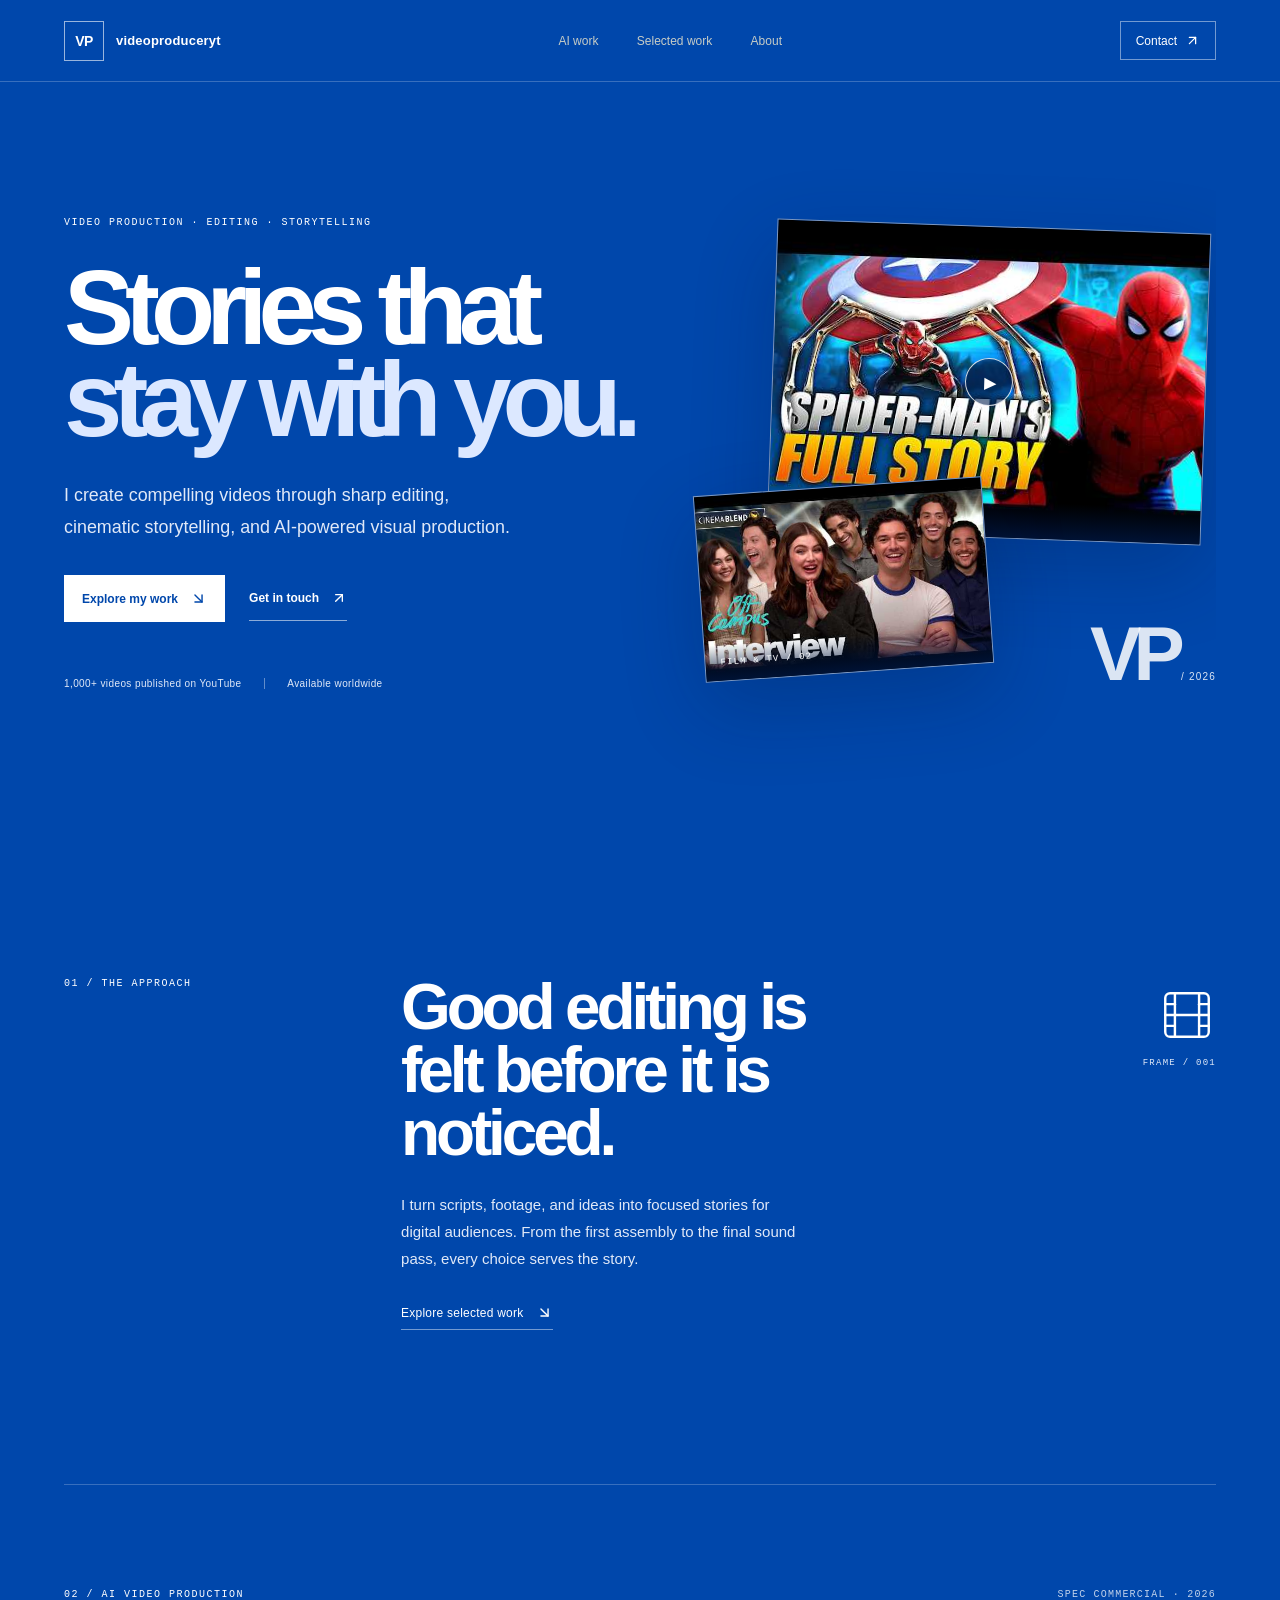
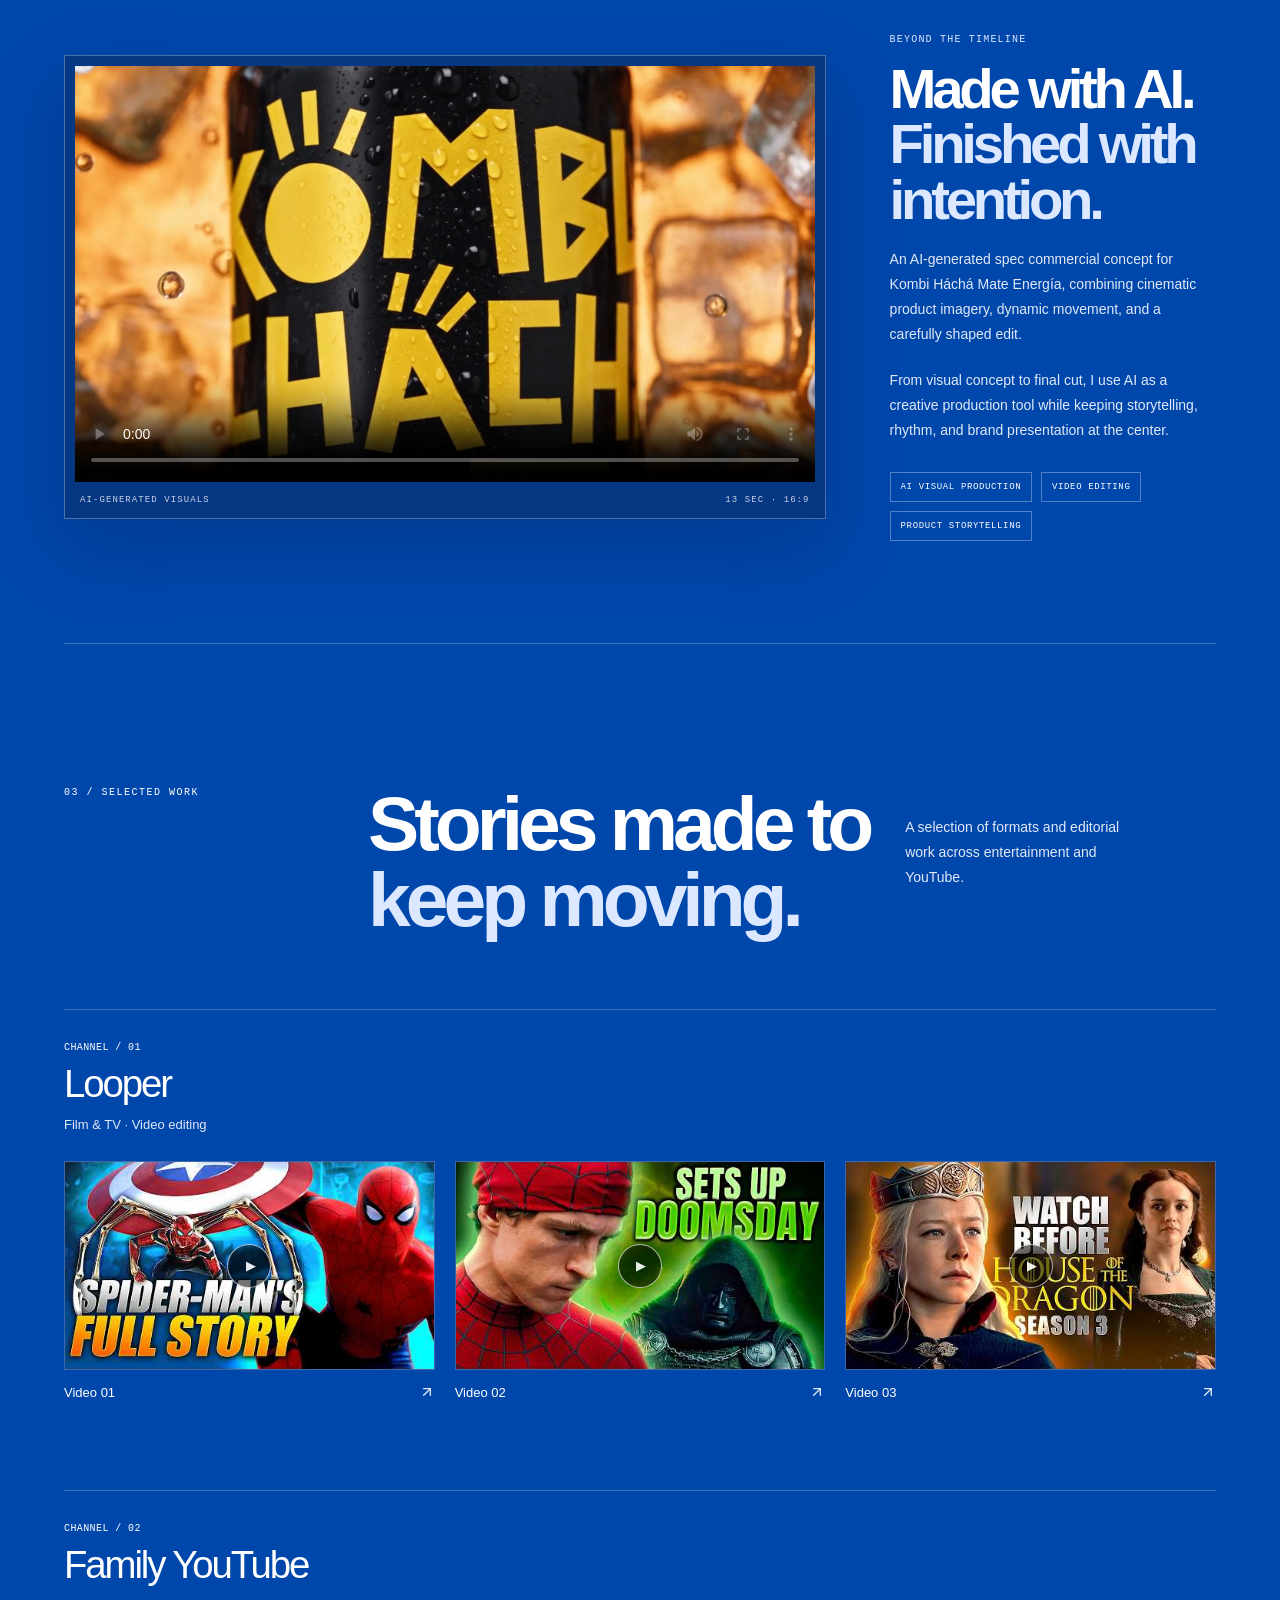
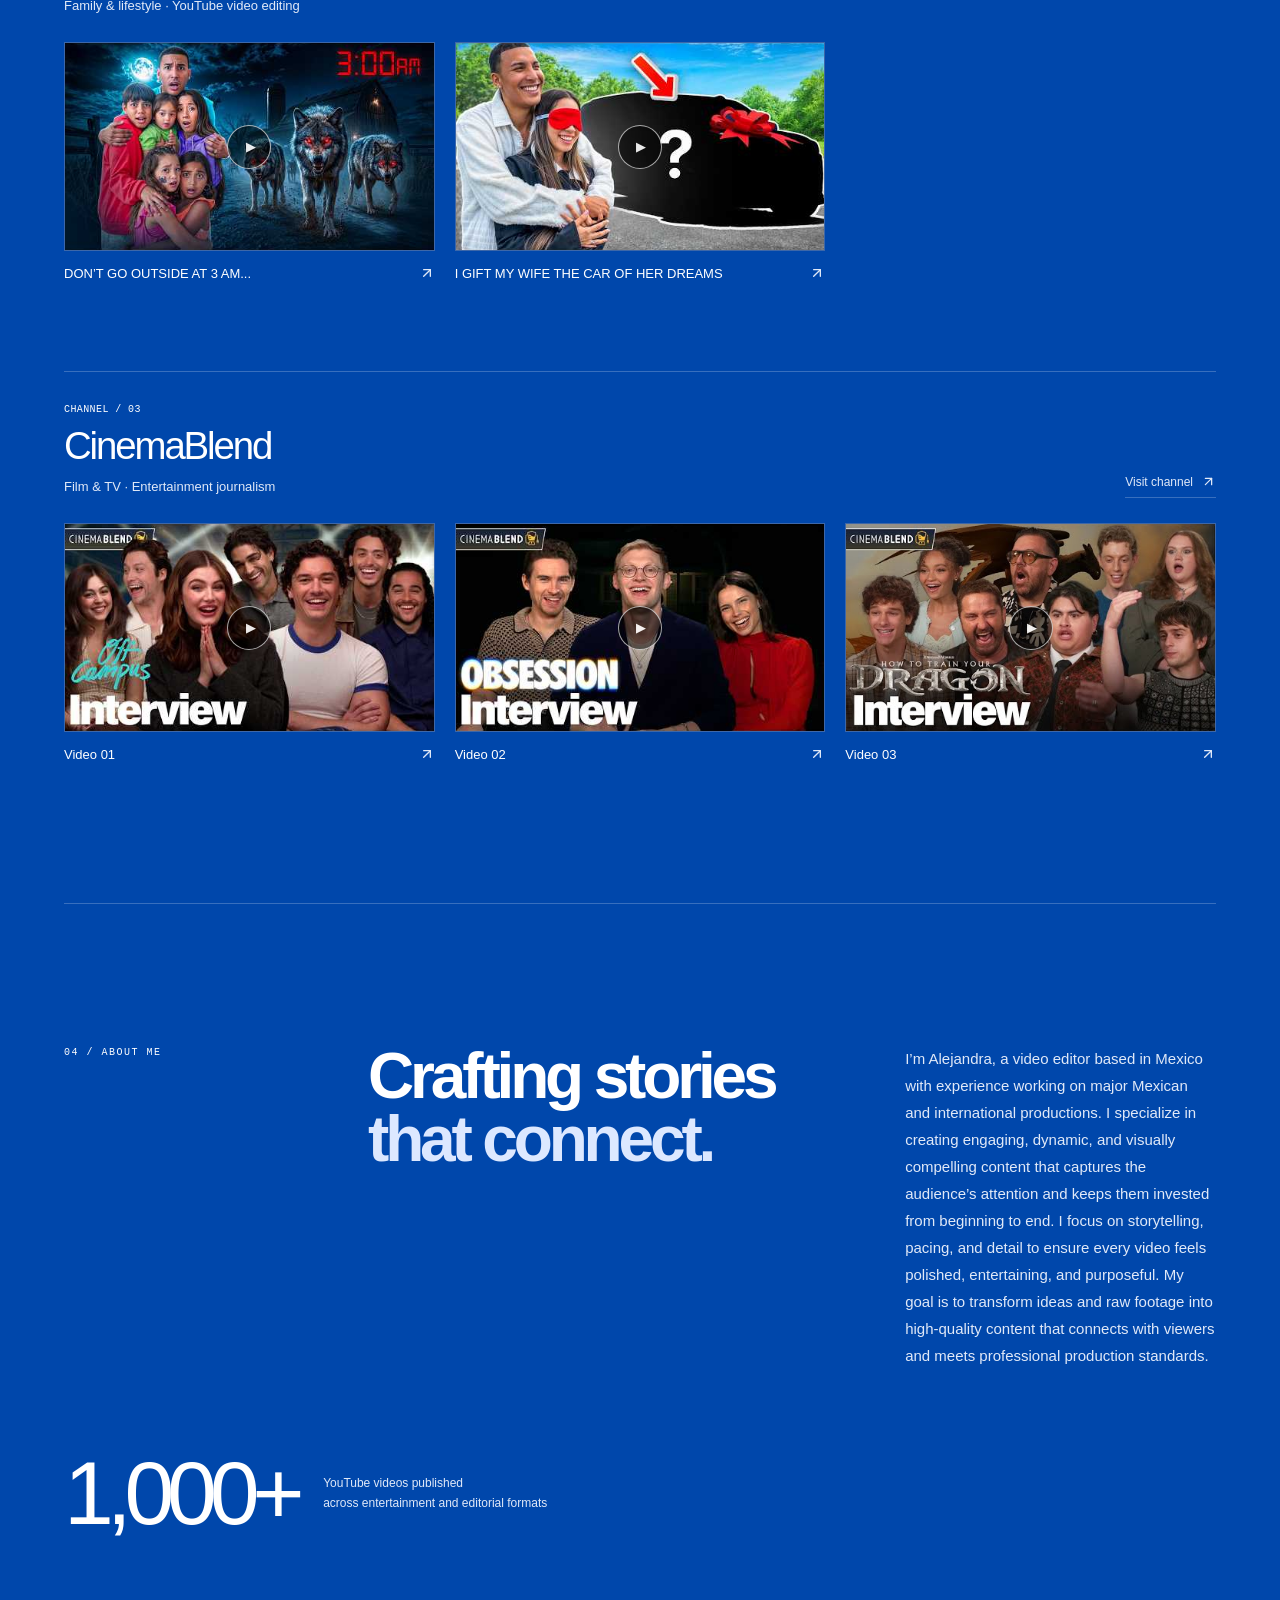
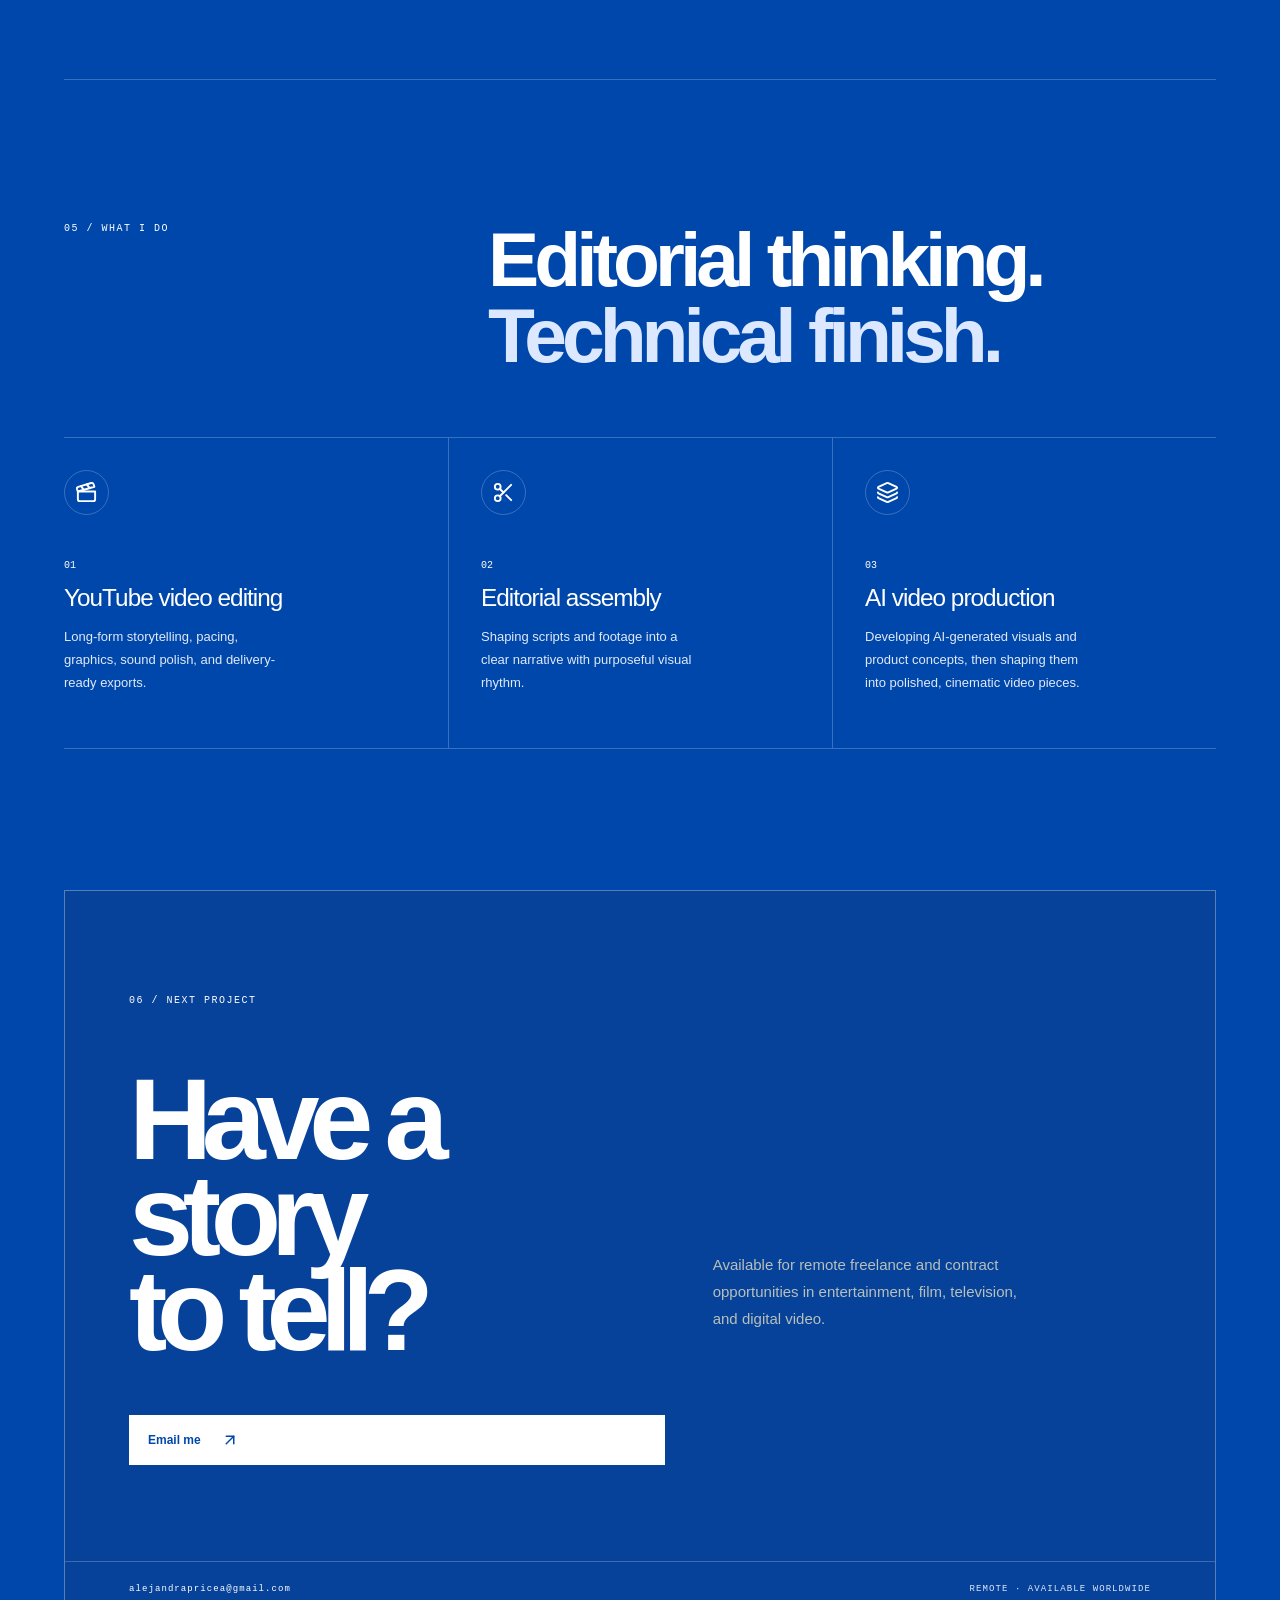
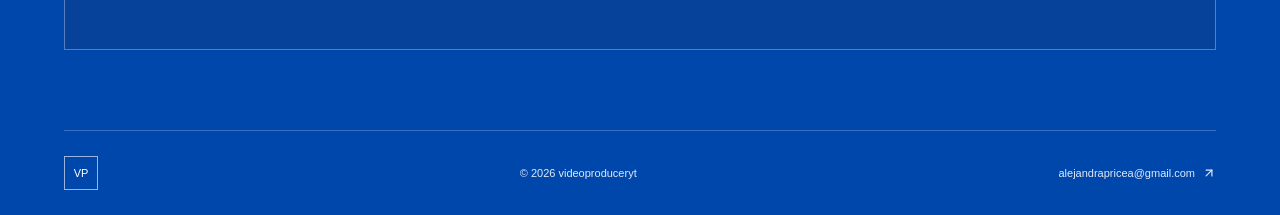
<file: index.html>
<!DOCTYPE html>
<html lang="en">
<head>
<meta charset="utf-8">
<meta name="viewport" content="width=device-width, initial-scale=1">
<title>videoproduceryt | Video Production &amp; Editing</title>
<meta name="description" content="Video production and editing for entertainment, film, television, and digital audiences. Explore selected video work and get in touch.">
<meta property="og:title" content="videoproduceryt | Video Production &amp; Editing">
<meta property="og:description" content="Video production and editing for entertainment, film, television, and digital audiences. Explore selected video work and get in touch.">
<meta property="og:type" content="website">
<meta property="og:url" content="https://alejandravideoproducer.vercel.app/">
<meta property="og:image" content="https://alejandravideoproducer.vercel.app/assets/img/og-cover.png?v=2">
<meta property="og:image:width" content="1200">
<meta property="og:image:height" content="630">
<meta property="og:image:alt" content="Alejandra — Video Producer. Stories that stay with you.">
<meta name="twitter:card" content="summary_large_image">
<meta name="twitter:image" content="https://alejandravideoproducer.vercel.app/assets/img/og-cover.png?v=2">
<link rel="icon" href="assets/img/favicon.svg">
<link rel="stylesheet" href="styles.css">
</head>
<body>
<main class="portfolio-site"><header class="site-nav"><a class="wordmark" href="#top" aria-label="videoproduceryt home"><span class="wordmark-icon">VP</span><span>videoproduceryt</span></a><nav aria-label="Main navigation"><a href="#ai-work">AI work</a><a href="#work">Selected work</a><a href="#experience">About</a></nav><a class="nav-contact" href="mailto:alejandrapricea@gmail.com">Contact <svg xmlns="http://www.w3.org/2000/svg" width="15" height="15" viewBox="0 0 24 24" fill="none" stroke="currentColor" stroke-width="2" stroke-linecap="round" stroke-linejoin="round" class="lucide lucide-arrow-up-right" aria-hidden="true"><path d="M7 7h10v10"></path><path d="M7 17 17 7"></path></svg></a></header><section id="top" class="hero section-shell"><div class="hero-copy"><p class="section-index">VIDEO PRODUCTION · EDITING · STORYTELLING</p><h1>Stories that<br/><em>stay with you.</em></h1><p class="hero-description">I create compelling videos through sharp editing, cinematic storytelling, and AI-powered visual production.</p><div class="hero-actions"><a class="hero-primary" href="#work">Explore my work <svg xmlns="http://www.w3.org/2000/svg" width="17" height="17" viewBox="0 0 24 24" fill="none" stroke="currentColor" stroke-width="2" stroke-linecap="round" stroke-linejoin="round" class="lucide lucide-arrow-down-right" aria-hidden="true"><path d="m7 7 10 10"></path><path d="M17 7v10H7"></path></svg></a><a class="hero-secondary" href="mailto:alejandrapricea@gmail.com">Get in touch <svg xmlns="http://www.w3.org/2000/svg" width="16" height="16" viewBox="0 0 24 24" fill="none" stroke="currentColor" stroke-width="2" stroke-linecap="round" stroke-linejoin="round" class="lucide lucide-arrow-up-right" aria-hidden="true"><path d="M7 7h10v10"></path><path d="M7 17 17 7"></path></svg></a></div><div class="hero-proof"><span>1,000+ videos published on YouTube</span><span>Available worldwide</span></div></div><div class="hero-art" aria-label="Selected video work"><a class="hero-frame hero-frame-main" href="https://www.youtube.com/watch?v=7dSTtn8gwhM" target="_blank" rel="noreferrer"><img src="assets/img/7dSTtn8gwhM.jpg" alt="Selected video project thumbnail"/><span class="hero-frame-label">SELECTED WORK / 01</span><span class="hero-play">▶</span></a><a class="hero-frame hero-frame-small" href="https://www.youtube.com/watch?v=cWhBT4UOHnk" target="_blank" rel="noreferrer"><img src="assets/img/cWhBT4UOHnk.jpg" alt="Entertainment video project thumbnail"/><span class="hero-frame-label">FILM &amp; TV / 02</span></a><div class="hero-art-index">VP<span> / 2026</span></div></div></section><section class="intro-note section-shell"><p class="section-index">01 / THE APPROACH</p><div class="intro-note-copy"><h2>Good editing is felt before it is noticed.</h2><p>I turn scripts, footage, and ideas into focused stories for digital audiences. From the first assembly to the final sound pass, every choice serves the story.</p><a class="text-link" href="#work">Explore selected work <svg xmlns="http://www.w3.org/2000/svg" width="17" height="17" viewBox="0 0 24 24" fill="none" stroke="currentColor" stroke-width="2" stroke-linecap="round" stroke-linejoin="round" class="lucide lucide-arrow-down-right" aria-hidden="true"><path d="m7 7 10 10"></path><path d="M17 7v10H7"></path></svg></a></div><div class="intro-note-mark" aria-hidden="true"><svg xmlns="http://www.w3.org/2000/svg" width="58" height="58" viewBox="0 0 24 24" fill="none" stroke="currentColor" stroke-width="1" stroke-linecap="round" stroke-linejoin="round" class="lucide lucide-film" aria-hidden="true"><rect width="18" height="18" x="3" y="3" rx="2"></rect><path d="M7 3v18"></path><path d="M3 7.5h4"></path><path d="M3 12h18"></path><path d="M3 16.5h4"></path><path d="M17 3v18"></path><path d="M17 7.5h4"></path><path d="M17 16.5h4"></path></svg><span>FRAME / 001</span></div></section><section id="ai-work" class="ai-feature-section section-shell"><div class="ai-feature-heading"><p class="section-index">02 / AI VIDEO PRODUCTION</p><span class="ai-feature-kicker">SPEC COMMERCIAL · 2026</span></div><div class="ai-feature-layout"><div class="ai-feature-player"><video controls="" playsinline preload="metadata" poster="assets/img/ai-commercial-poster.jpg" aria-label="AI-generated Kombi Háchá Mate Energía commercial concept"><source src="assets/video/ai-commercial.mp4" type="video/mp4"/>Your browser does not support embedded video.</video><div class="ai-player-caption"><span>AI-GENERATED VISUALS</span><span>13 SEC · 16:9</span></div></div><div class="ai-feature-copy"><p class="ai-overline">BEYOND THE TIMELINE</p><h2>Made with AI.<br/><em>Finished with intention.</em></h2><p>An AI-generated spec commercial concept for Kombi Háchá Mate Energía, combining cinematic product imagery, dynamic movement, and a carefully shaped edit.</p><p>From visual concept to final cut, I use AI as a creative production tool while keeping storytelling, rhythm, and brand presentation at the center.</p><div class="ai-skill-list"><span>AI VISUAL PRODUCTION</span><span>VIDEO EDITING</span><span>PRODUCT STORYTELLING</span></div></div></div></section><section id="work" class="work-section section-shell"><div class="section-heading"><p class="section-index">03 / SELECTED WORK</p><h2>Stories made to<br/><em>keep moving.</em></h2><p class="section-summary">A selection of formats and editorial work across entertainment and YouTube.</p></div><div class="video-groups"><section class="video-group" aria-labelledby="group-0"><div class="video-group-heading"><div><p class="work-type">CHANNEL / 01</p><h3 id="group-0">Looper</h3><p class="work-note">Film &amp; TV · Video editing</p></div></div><div class="video-grid"><a class="video-card" href="https://www.youtube.com/watch?v=7dSTtn8gwhM" target="_blank" rel="noreferrer" aria-label="Watch Looper Video 01"><div class="video-thumb"><img src="assets/img/7dSTtn8gwhM.jpg" alt="Looper — Video 01 thumbnail" loading="lazy"/><span class="play-mark" aria-hidden="true">▶</span></div><div class="video-card-meta"><span>Video 01</span><svg xmlns="http://www.w3.org/2000/svg" width="16" height="16" viewBox="0 0 24 24" fill="none" stroke="currentColor" stroke-width="2" stroke-linecap="round" stroke-linejoin="round" class="lucide lucide-arrow-up-right" aria-hidden="true"><path d="M7 7h10v10"></path><path d="M7 17 17 7"></path></svg></div></a><a class="video-card" href="https://www.youtube.com/watch?v=FRLhIym9r6U" target="_blank" rel="noreferrer" aria-label="Watch Looper Video 02"><div class="video-thumb"><img src="assets/img/FRLhIym9r6U.jpg" alt="Looper — Video 02 thumbnail" loading="lazy"/><span class="play-mark" aria-hidden="true">▶</span></div><div class="video-card-meta"><span>Video 02</span><svg xmlns="http://www.w3.org/2000/svg" width="16" height="16" viewBox="0 0 24 24" fill="none" stroke="currentColor" stroke-width="2" stroke-linecap="round" stroke-linejoin="round" class="lucide lucide-arrow-up-right" aria-hidden="true"><path d="M7 7h10v10"></path><path d="M7 17 17 7"></path></svg></div></a><a class="video-card" href="https://www.youtube.com/watch?v=bgYnn31d7a8" target="_blank" rel="noreferrer" aria-label="Watch Looper Video 03"><div class="video-thumb"><img src="assets/img/bgYnn31d7a8.jpg" alt="Looper — Video 03 thumbnail" loading="lazy"/><span class="play-mark" aria-hidden="true">▶</span></div><div class="video-card-meta"><span>Video 03</span><svg xmlns="http://www.w3.org/2000/svg" width="16" height="16" viewBox="0 0 24 24" fill="none" stroke="currentColor" stroke-width="2" stroke-linecap="round" stroke-linejoin="round" class="lucide lucide-arrow-up-right" aria-hidden="true"><path d="M7 7h10v10"></path><path d="M7 17 17 7"></path></svg></div></a></div></section><section class="video-group" aria-labelledby="group-1"><div class="video-group-heading"><div><p class="work-type">CHANNEL / 02</p><h3 id="group-1">Family YouTube</h3><p class="work-note">Family &amp; lifestyle · YouTube video editing</p></div></div><div class="video-grid"><a class="video-card" href="https://www.youtube.com/watch?v=U28alyTn9hw" target="_blank" rel="noreferrer" aria-label="Watch Family YouTube DON’T GO OUTSIDE AT 3 AM..."><div class="video-thumb"><img src="assets/img/U28alyTn9hw.jpg" alt="Family YouTube — DON’T GO OUTSIDE AT 3 AM... thumbnail" loading="lazy"/><span class="play-mark" aria-hidden="true">▶</span></div><div class="video-card-meta"><span>DON’T GO OUTSIDE AT 3 AM...</span><svg xmlns="http://www.w3.org/2000/svg" width="16" height="16" viewBox="0 0 24 24" fill="none" stroke="currentColor" stroke-width="2" stroke-linecap="round" stroke-linejoin="round" class="lucide lucide-arrow-up-right" aria-hidden="true"><path d="M7 7h10v10"></path><path d="M7 17 17 7"></path></svg></div></a><a class="video-card" href="https://www.youtube.com/watch?v=oTyxiuYx32M" target="_blank" rel="noreferrer" aria-label="Watch Family YouTube I GIFT MY WIFE THE CAR OF HER DREAMS"><div class="video-thumb"><img src="assets/img/oTyxiuYx32M.jpg" alt="Family YouTube — I GIFT MY WIFE THE CAR OF HER DREAMS thumbnail" loading="lazy"/><span class="play-mark" aria-hidden="true">▶</span></div><div class="video-card-meta"><span>I GIFT MY WIFE THE CAR OF HER DREAMS</span><svg xmlns="http://www.w3.org/2000/svg" width="16" height="16" viewBox="0 0 24 24" fill="none" stroke="currentColor" stroke-width="2" stroke-linecap="round" stroke-linejoin="round" class="lucide lucide-arrow-up-right" aria-hidden="true"><path d="M7 7h10v10"></path><path d="M7 17 17 7"></path></svg></div></a></div></section><section class="video-group" aria-labelledby="group-2"><div class="video-group-heading"><div><p class="work-type">CHANNEL / 03</p><h3 id="group-2">CinemaBlend</h3><p class="work-note">Film &amp; TV · Entertainment journalism</p></div><a class="channel-link" href="https://www.youtube.com/@CinemaBlend" target="_blank" rel="noreferrer">Visit channel <svg xmlns="http://www.w3.org/2000/svg" width="15" height="15" viewBox="0 0 24 24" fill="none" stroke="currentColor" stroke-width="2" stroke-linecap="round" stroke-linejoin="round" class="lucide lucide-arrow-up-right" aria-hidden="true"><path d="M7 7h10v10"></path><path d="M7 17 17 7"></path></svg></a></div><div class="video-grid"><a class="video-card" href="https://www.youtube.com/watch?v=cWhBT4UOHnk" target="_blank" rel="noreferrer" aria-label="Watch CinemaBlend Video 01"><div class="video-thumb"><img src="assets/img/cWhBT4UOHnk.jpg" alt="CinemaBlend — Video 01 thumbnail" loading="lazy"/><span class="play-mark" aria-hidden="true">▶</span></div><div class="video-card-meta"><span>Video 01</span><svg xmlns="http://www.w3.org/2000/svg" width="16" height="16" viewBox="0 0 24 24" fill="none" stroke="currentColor" stroke-width="2" stroke-linecap="round" stroke-linejoin="round" class="lucide lucide-arrow-up-right" aria-hidden="true"><path d="M7 7h10v10"></path><path d="M7 17 17 7"></path></svg></div></a><a class="video-card" href="https://www.youtube.com/watch?v=Op0b77nTmTg" target="_blank" rel="noreferrer" aria-label="Watch CinemaBlend Video 02"><div class="video-thumb"><img src="assets/img/Op0b77nTmTg.jpg" alt="CinemaBlend — Video 02 thumbnail" loading="lazy"/><span class="play-mark" aria-hidden="true">▶</span></div><div class="video-card-meta"><span>Video 02</span><svg xmlns="http://www.w3.org/2000/svg" width="16" height="16" viewBox="0 0 24 24" fill="none" stroke="currentColor" stroke-width="2" stroke-linecap="round" stroke-linejoin="round" class="lucide lucide-arrow-up-right" aria-hidden="true"><path d="M7 7h10v10"></path><path d="M7 17 17 7"></path></svg></div></a><a class="video-card" href="https://www.youtube.com/watch?v=HNPbx5zSEVE" target="_blank" rel="noreferrer" aria-label="Watch CinemaBlend Video 03"><div class="video-thumb"><img src="assets/img/HNPbx5zSEVE.jpg" alt="CinemaBlend — Video 03 thumbnail" loading="lazy"/><span class="play-mark" aria-hidden="true">▶</span></div><div class="video-card-meta"><span>Video 03</span><svg xmlns="http://www.w3.org/2000/svg" width="16" height="16" viewBox="0 0 24 24" fill="none" stroke="currentColor" stroke-width="2" stroke-linecap="round" stroke-linejoin="round" class="lucide lucide-arrow-up-right" aria-hidden="true"><path d="M7 7h10v10"></path><path d="M7 17 17 7"></path></svg></div></a></div></section></div></section><section id="experience" class="experience-section section-shell"><div class="experience-lead"><p class="section-index">04 / ABOUT ME</p><h2>Crafting stories<br/><em>that connect.</em></h2><p>I’m Alejandra, a video editor based in Mexico with experience working on major Mexican and international productions. I specialize in creating engaging, dynamic, and visually compelling content that captures the audience’s attention and keeps them invested from beginning to end. I focus on storytelling, pacing, and detail to ensure every video feels polished, entertaining, and purposeful. My goal is to transform ideas and raw footage into high-quality content that connects with viewers and meets professional production standards.</p></div><div class="experience-foot"><strong>1,000+</strong><span>YouTube videos published<br/>across entertainment and editorial formats</span></div></section><section id="services" class="services-section section-shell"><div class="section-heading"><p class="section-index">05 / WHAT I DO</p><h2>Editorial thinking.<br/><em>Technical finish.</em></h2></div><div class="service-grid"><article class="service-item"><span class="service-icon"><svg xmlns="http://www.w3.org/2000/svg" width="23" height="23" viewBox="0 0 24 24" fill="none" stroke="currentColor" stroke-width="2" stroke-linecap="round" stroke-linejoin="round" class="lucide lucide-clapperboard" aria-hidden="true"><path d="m12.296 3.464 3.02 3.956"></path><path d="M20.2 6 3 11l-.9-2.4c-.3-1.1.3-2.2 1.3-2.5l13.5-4c1.1-.3 2.2.3 2.5 1.3z"></path><path d="M3 11h18v8a2 2 0 0 1-2 2H5a2 2 0 0 1-2-2z"></path><path d="m6.18 5.276 3.1 3.899"></path></svg></span><p class="service-no">01</p><h3>YouTube video editing</h3><p>Long-form storytelling, pacing, graphics, sound polish, and delivery-ready exports.</p></article><article class="service-item"><span class="service-icon"><svg xmlns="http://www.w3.org/2000/svg" width="23" height="23" viewBox="0 0 24 24" fill="none" stroke="currentColor" stroke-width="2" stroke-linecap="round" stroke-linejoin="round" class="lucide lucide-scissors" aria-hidden="true"><circle cx="6" cy="6" r="3"></circle><path d="M8.12 8.12 12 12"></path><path d="M20 4 8.12 15.88"></path><circle cx="6" cy="18" r="3"></circle><path d="M14.8 14.8 20 20"></path></svg></span><p class="service-no">02</p><h3>Editorial assembly</h3><p>Shaping scripts and footage into a clear narrative with purposeful visual rhythm.</p></article><article class="service-item"><span class="service-icon"><svg xmlns="http://www.w3.org/2000/svg" width="23" height="23" viewBox="0 0 24 24" fill="none" stroke="currentColor" stroke-width="2" stroke-linecap="round" stroke-linejoin="round" class="lucide lucide-layers" aria-hidden="true"><path d="M12.83 2.18a2 2 0 0 0-1.66 0L2.6 6.08a1 1 0 0 0 0 1.83l8.58 3.91a2 2 0 0 0 1.66 0l8.58-3.9a1 1 0 0 0 0-1.83z"></path><path d="M2 12a1 1 0 0 0 .58.91l8.6 3.91a2 2 0 0 0 1.65 0l8.58-3.9A1 1 0 0 0 22 12"></path><path d="M2 17a1 1 0 0 0 .58.91l8.6 3.91a2 2 0 0 0 1.65 0l8.58-3.9A1 1 0 0 0 22 17"></path></svg></span><p class="service-no">03</p><h3>AI video production</h3><p>Developing AI-generated visuals and product concepts, then shaping them into polished, cinematic video pieces.</p></article></div></section><section class="contact-section section-shell" id="contact"><p class="section-index">06 / NEXT PROJECT</p><div class="contact-main"><h2>Have a story<br/>to tell?</h2><p>Available for remote freelance and contract opportunities in entertainment, film, television, and digital video.</p><a class="contact-button" href="mailto:alejandrapricea@gmail.com">Email me <svg xmlns="http://www.w3.org/2000/svg" width="18" height="18" viewBox="0 0 24 24" fill="none" stroke="currentColor" stroke-width="2" stroke-linecap="round" stroke-linejoin="round" class="lucide lucide-arrow-up-right" aria-hidden="true"><path d="M7 7h10v10"></path><path d="M7 17 17 7"></path></svg></a></div><div class="contact-bottom"><a href="mailto:alejandrapricea@gmail.com">alejandrapricea@gmail.com</a><span>REMOTE · AVAILABLE WORLDWIDE</span></div></section><footer class="site-footer"><a class="footer-mark" href="#top">VP</a><span>© 2026 videoproduceryt</span><a href="mailto:alejandrapricea@gmail.com">alejandrapricea@gmail.com <svg xmlns="http://www.w3.org/2000/svg" width="14" height="14" viewBox="0 0 24 24" fill="none" stroke="currentColor" stroke-width="2" stroke-linecap="round" stroke-linejoin="round" class="lucide lucide-arrow-up-right" aria-hidden="true"><path d="M7 7h10v10"></path><path d="M7 17 17 7"></path></svg></a></footer></main>
</body>
</html>
</file>
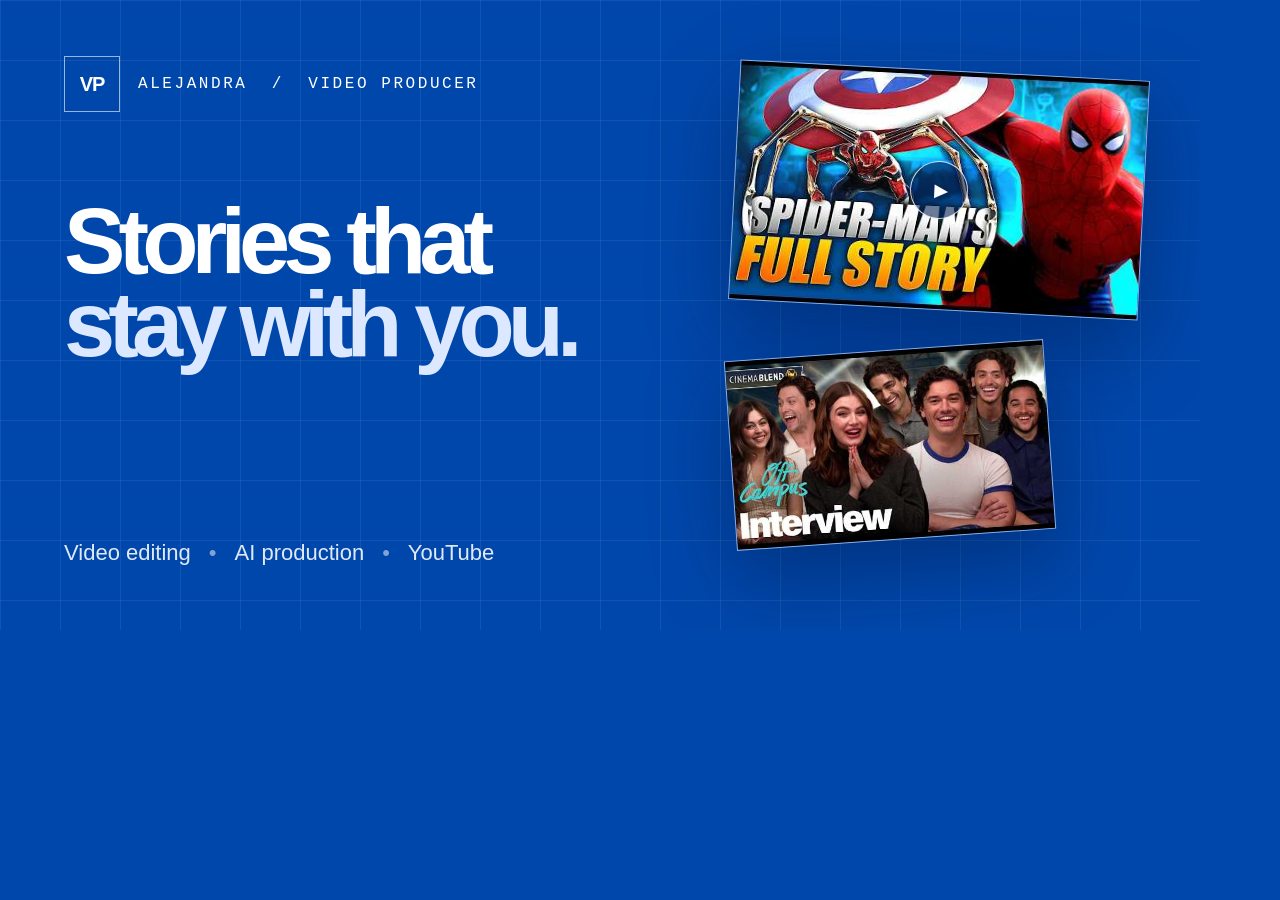
<file: design/og-cover.html>
<!DOCTYPE html>
<html lang="en">
<head>
<meta charset="utf-8">
<!-- Source for assets/img/og-cover.png (1200x630). Regenerate with:
     "/Applications/Brave Browser.app/Contents/MacOS/Brave Browser" --headless --hide-scrollbars \
       --window-size=1200,630 --screenshot=assets/img/og-cover.png design/og-cover.html -->
<style>
  *{box-sizing:border-box;margin:0}
  html,body{width:1200px;height:630px;overflow:hidden}
  body{background:#0047ab;color:#fff;font-family:Arial,"Helvetica Neue",sans-serif;position:relative}
  .grid{position:absolute;inset:0;background-image:linear-gradient(#ffffff12 1px,transparent 1px),linear-gradient(90deg,#ffffff12 1px,transparent 1px);background-size:60px 60px}
  .top{position:absolute;top:56px;left:64px;display:flex;align-items:center;gap:18px}
  .mark{width:56px;height:56px;border:1px solid #fff9;display:grid;place-items:center;font-weight:700;font-size:20px;letter-spacing:-.05em}
  .label{font-family:"Courier New",monospace;font-size:16px;letter-spacing:.16em}
  h1{position:absolute;left:64px;top:200px;font-size:92px;line-height:.9;letter-spacing:-.075em;font-weight:700}
  h1 em{font-style:normal;color:#dce8ff}
  .tags{position:absolute;left:64px;bottom:64px;font-size:22px;color:#e0e9f8;display:flex;gap:18px}
  .tags span+span:before{content:"•";margin-right:18px;color:#ffffff80}
  .frame{position:absolute;border:1px solid #ffffff8c;overflow:hidden;box-shadow:0 28px 80px #00143c66}
  .frame img{width:100%;height:100%;object-fit:cover;display:block}
  .f1{width:410px;height:240px;right:56px;top:70px;transform:rotate(3deg)}
  .f2{width:320px;height:190px;right:150px;top:350px;transform:rotate(-4deg);z-index:2}
  .play{position:absolute;top:50%;left:50%;transform:translate(-50%,-50%);width:58px;height:58px;border-radius:50%;border:1px solid #fffc;background:#001e5094;display:grid;place-items:center;font-size:18px;padding-left:4px}
</style>
</head>
<body>
  <div class="grid"></div>
  <div class="top"><div class="mark">VP</div><div class="label">ALEJANDRA &nbsp;/&nbsp; VIDEO PRODUCER</div></div>
  <h1>Stories that<br><em>stay with you.</em></h1>
  <div class="tags"><span>Video editing</span><span>AI production</span><span>YouTube</span></div>
  <div class="frame f1"><img src="../assets/img/7dSTtn8gwhM.jpg"><span class="play">▶</span></div>
  <div class="frame f2"><img src="../assets/img/cWhBT4UOHnk.jpg"></div>
</body>
</html>
</file>
<file: styles.css>
*,*::before,*::after{box-sizing:border-box}
img,video{max-width:100%}

:root{--radius:.625rem;--ls-bg:#0b0e0d;--ls-panel:#121715;--ls-panel-2:#171e1a;--ls-ink:#f0f0ea;--ls-muted:#a1aaa4;--ls-line:#e2eae326;--ls-accent:#9db8a4;--ls-max:1240px}
html{scroll-behavior:smooth;background:var(--ls-bg)}
body{color:var(--ls-ink);margin:0;font-family:Arial,Helvetica Neue,sans-serif;background:var(--ls-bg)!important}
.portfolio-site{background:var(--ls-bg);color:var(--ls-ink);overflow:clip}
.portfolio-site a{color:inherit;text-decoration:none}
.site-nav{z-index:20;min-height:82px;padding:0 max(5vw, calc((100vw - var(--ls-max))/2));border-bottom:1px solid var(--ls-line);background:#0b0e0d;justify-content:space-between;align-items:center;gap:2rem;display:flex;position:relative}
.wordmark{letter-spacing:.16em;white-space:nowrap;align-items:center;gap:12px;font-size:13px;font-weight:700;display:inline-flex}
.wordmark-icon{border:1px solid var(--ls-accent);width:40px;height:40px;color:var(--ls-ink);letter-spacing:-.05em;border-radius:11px;place-items:center;font-size:14px;display:grid}
.wordmark-sub{color:var(--ls-muted);letter-spacing:.22em;margin-top:4px;font-size:9px;font-weight:500;display:block}
.site-nav nav{align-items:center;gap:clamp(1.1rem,3vw,2.6rem);display:flex}
.site-nav nav a,.nav-contact{color:#c6ccc6;font-size:12px;transition:color .2s}
.site-nav nav a:hover,.nav-contact:hover,.text-link:hover{color:var(--ls-accent)}
.nav-contact{border:1px solid var(--ls-line);align-items:center;gap:8px;padding:11px 15px;display:inline-flex}
.scrub-wrap{position:relative}
.scrub-wrap .scroll-scrub__route-button{letter-spacing:.1em;text-transform:uppercase;font-size:11px}
.scrub-wrap .scroll-scrub__copy{width:min(48rem,52vw);max-width:48rem}
.scrub-wrap .scroll-scrub__title{letter-spacing:-.075em;max-width:9ch;font-family:Arial,Helvetica Neue,sans-serif;font-size:clamp(3.2rem,7.3vw,7rem);font-weight:700;line-height:.93}
.scrub-wrap .scroll-scrub__body{color:#cfd5cf;max-width:42ch;font-size:clamp(1rem,1.35vw,1.2rem)}
.scrub-wrap .scroll-scrub__kicker{letter-spacing:.18em;font-size:10px}
.scrub-wrap .scroll-scrub__tags li{letter-spacing:.06em;background:#070c094d;border-color:#e6eee738;font-size:10px}
.section-shell{width:min(var(--ls-max), calc(100% - 10vw));margin-inline:auto}
.section-index{color:var(--ls-accent);letter-spacing:.15em;margin:0;font-family:Courier New,monospace;font-size:10px;line-height:1.5}
.intro-note{border-bottom:1px solid var(--ls-line);grid-template-columns:.8fr 1.5fr .7fr;align-items:start;gap:4rem;padding-top:clamp(7rem,12vw,11rem);padding-bottom:clamp(7rem,12vw,11rem);display:grid}
.intro-note-copy h2,.section-heading h2,.experience-lead h2{letter-spacing:-.065em;max-width:13ch;margin:0;font-size:clamp(2.5rem,5vw,5.1rem);font-weight:600;line-height:.99}
.intro-note-copy p:not(.section-index),.experience-lead>p:last-child{max-width:48ch;color:var(--ls-muted);margin:1.6rem 0 0;font-size:15px;line-height:1.8}
.text-link{border-bottom:1px solid var(--ls-accent);color:var(--ls-ink);letter-spacing:.02em;align-items:center;gap:12px;margin-top:2rem;padding-bottom:8px;font-size:12px;display:inline-flex}
.intro-note-mark{color:var(--ls-accent);flex-direction:column;align-items:flex-end;gap:14px;padding-top:10px;display:flex}
.intro-note-mark span{color:var(--ls-muted);letter-spacing:.14em;font-family:Courier New,monospace;font-size:9px}
.work-section{padding-top:clamp(7rem,11vw,10rem);padding-bottom:clamp(7rem,11vw,10rem)}
.section-heading{grid-template-columns:.7fr 1.3fr .8fr;align-items:start;gap:2rem;margin-bottom:4.5rem;display:grid}
.section-heading h2{font-size:clamp(3rem,6vw,6rem)}
.section-heading h2 em,.experience-lead h2 em{color:var(--ls-accent);font-style:normal}
.section-summary{max-width:30ch;color:var(--ls-muted);padding-top:1rem;font-size:14px;line-height:1.8}
.work-list{grid-template-columns:1fr 1fr;gap:4.5rem 2.5rem;display:grid}
.work-item:nth-child(2){margin-top:5rem}
.work-item:nth-child(3){grid-column:1/2;margin-top:-2rem}
.work-visual{aspect-ratio:1.36;isolation:isolate;border:1px solid var(--ls-line);background:radial-gradient(at 60% 45%,#25352b 0%,#111714 48%,#080b09 100%);justify-content:center;align-items:center;display:flex;position:relative;overflow:hidden}
.work-visual:before{content:"";background:linear-gradient(135deg,#0000 15%,#9db8a412 15.2%,#0000 15.8% 72%,#9db8a40f 72.2%,#0000 73%);position:absolute;inset:0}
.work-visual--ribbon{background:radial-gradient(at 44% 52%,#25332b 0%,#111614 55%,#080b09 100%)}
.work-visual--reel{background:radial-gradient(#2a3930 0%,#111714 46%,#080b09 100%)}
.visual-number{color:#aab4ac;letter-spacing:.13em;font-family:Courier New,monospace;font-size:9px;position:absolute;top:20px;left:22px}
.visual-wordmark{color:#f0f0eaeb;letter-spacing:.11em;font-size:clamp(1rem,2vw,1.5rem);font-weight:700;position:absolute;bottom:23px;left:24px}
.visual-open{border:1px solid #f0f0ea59;border-radius:50%;place-items:center;width:42px;height:42px;transition:background .25s,color .25s,transform .25s;display:grid;position:absolute;bottom:18px;right:18px}
.work-visual:hover .visual-open{background:var(--ls-accent);color:var(--ls-bg);transform:translate(2px,-2px)}
.visual-shape{width:44%;height:48%;transition:transform .5s cubic-bezier(.2,.8,.2,1);display:block;position:relative;transform:rotate(-17deg)}
.visual-shape span{background:linear-gradient(115deg,#9db8a41f,#9db8a405);border:1px solid #dce7dea6;width:100%;height:28%;display:block;position:absolute;box-shadow:0 0 38px #9db8a40a}
.visual-shape span:first-child{top:0;left:-10%;transform:rotate(8deg)}
.visual-shape span:nth-child(2){top:32%;left:0;transform:rotate(-3deg)}
.visual-shape span:nth-child(3){top:64%;left:10%;transform:rotate(5deg)}
.work-visual--ribbon .visual-shape{transform:rotate(28deg)scale(.82)}
.work-visual--reel .visual-shape{aspect-ratio:1;border:2px solid #dce7decc;border-radius:50%;width:38%;height:auto;transform:rotate(0)}
.work-visual--reel .visual-shape:before,.work-visual--reel .visual-shape:after{content:"";border:1px solid #9db8a4cc;border-radius:50%;position:absolute;inset:15%}
.work-visual--reel .visual-shape:after{border-color:#dce7deb3;inset:38%}
.work-visual--reel .visual-shape span{border-radius:50%;width:13%;height:13%;top:43%;left:43%}
.work-visual--reel .visual-shape span:first-child{transform:translateY(-125px)}
.work-visual--reel .visual-shape span:nth-child(2){transform:translate(95px,75px)}
.work-visual--reel .visual-shape span:nth-child(3){transform:translate(-95px,75px)}
.work-visual:hover .visual-shape{transform:rotate(-10deg)scale(1.06)}
.work-visual--ribbon:hover .visual-shape{transform:rotate(20deg)scale(.9)}
.work-visual--reel:hover .visual-shape{transform:scale(1.08)}
.work-meta{justify-content:space-between;gap:1rem;padding-top:1.4rem;display:flex}
.work-type{color:var(--ls-accent);letter-spacing:.04em;margin:0 0 .6rem;font-family:Courier New,monospace;font-size:10px}
.work-meta h3{letter-spacing:-.035em;margin:0;font-size:clamp(1.2rem,2vw,1.6rem);font-weight:500}
.work-note{max-width:44ch;color:var(--ls-muted);margin:.75rem 0 0;font-size:13px;line-height:1.7}
.work-count{color:#68716a;font-family:Courier New,monospace;font-size:11px}
.outline-link{border-bottom:1px solid var(--ls-accent);align-items:center;gap:15px;margin-top:4rem;padding:16px 0;font-size:12px;display:inline-flex}
.experience-section{border-top:1px solid var(--ls-line);padding-top:clamp(7rem,11vw,10rem);padding-bottom:clamp(7rem,11vw,10rem)}
.experience-lead{grid-template-columns:.7fr 1.3fr .8fr;align-items:start;gap:2rem;margin-bottom:5rem;display:grid}
.experience-lead h2{max-width:14ch;font-size:clamp(2.8rem,5vw,5rem)}
.experience-lead>p:last-child{margin-top:0}
.timeline{border-top:1px solid var(--ls-line)}
.timeline-item{border-bottom:1px solid var(--ls-line);grid-template-columns:1fr 2.2fr 44px;align-items:start;gap:2rem;padding:2.2rem 0;display:grid}
.timeline-date{color:var(--ls-muted);letter-spacing:.08em;padding-top:7px;font-family:Courier New,monospace;font-size:10px}
.timeline-date span{color:var(--ls-accent);margin-left:7px;font-size:9px;display:inline-block}
.timeline-main h3{letter-spacing:-.04em;margin:0;font-size:clamp(1.5rem,2.4vw,2.2rem);font-weight:500}
.timeline-role{color:var(--ls-accent)!important;margin:.45rem 0 .9rem!important;font-size:11px!important}
.timeline-main p{max-width:58ch;color:var(--ls-muted);margin:0;font-size:13px;line-height:1.8}
.timeline-arrow{border:1px solid var(--ls-line);width:38px;height:38px;color:var(--ls-accent);border-radius:50%;place-items:center;display:grid}
.experience-foot{align-items:center;gap:1.6rem;margin-top:4rem;display:flex}
.experience-foot strong{letter-spacing:-.08em;font-size:clamp(3.5rem,7vw,6rem);font-weight:500;line-height:1}
.experience-foot span{color:var(--ls-muted);font-size:12px;line-height:1.6}
.services-section{border-top:1px solid var(--ls-line);padding-top:clamp(7rem,11vw,10rem);padding-bottom:clamp(7rem,11vw,10rem)}
.services-section .section-heading{grid-template-columns:.7fr 1.3fr;margin-bottom:4rem}
.service-grid{border-top:1px solid var(--ls-line);border-bottom:1px solid var(--ls-line);grid-template-columns:repeat(3,minmax(0,1fr));display:grid}
.service-item{min-height:310px;padding:2rem 2rem 2.2rem 0;position:relative}
.service-item+.service-item{border-left:1px solid var(--ls-line);padding-left:2rem}
.service-icon{width:45px;height:45px;color:var(--ls-accent);border:1px solid var(--ls-line);border-radius:50%;place-items:center;display:grid}
.service-no{color:var(--ls-accent);margin:2.8rem 0 .8rem;font-family:Courier New,monospace;font-size:10px}
.service-item h3{letter-spacing:-.04em;margin:0;font-size:clamp(1.15rem,1.9vw,1.55rem);font-weight:500}
.service-item>p:last-child{max-width:31ch;color:var(--ls-muted);font-size:13px;line-height:1.8}
.contact-section{background:radial-gradient(at 80% 30%,#37503e38,#0000 48%),#101512;border:1px solid #9db8a447;margin-bottom:5rem;padding-top:clamp(5rem,8vw,7rem);padding-bottom:2rem;position:relative}
.contact-section>.section-index{margin-left:clamp(1.5rem,5vw,4rem)}
.contact-main{grid-template-columns:1.1fr .9fr;align-items:end;gap:3rem;padding:4rem clamp(1.5rem,5vw,4rem) 6rem;display:grid}
.contact-main h2{letter-spacing:-.09em;margin:0;font-size:clamp(4rem,9vw,9rem);font-weight:600;line-height:.83}
.contact-main>p{color:#b7c0b9;max-width:37ch;margin:0 0 1.7rem;font-size:15px;line-height:1.8}
.contact-button{background:var(--ls-accent);align-items:center;gap:20px;margin-top:.5rem;padding:16px 19px;font-size:12px;font-weight:700;transition:transform .2s,background .2s;display:inline-flex;color:#0b0e0d!important}
.contact-button:hover{background:#c3d4c8;transform:translateY(-2px)}
.contact-bottom{border-top:1px solid var(--ls-line);color:var(--ls-muted);letter-spacing:.12em;justify-content:space-between;gap:1rem;padding:1.4rem clamp(1.5rem,5vw,4rem);font-family:Courier New,monospace;font-size:9px;display:flex}
.site-footer{width:min(var(--ls-max), calc(100% - 10vw));border-top:1px solid var(--ls-line);min-height:85px;color:var(--ls-muted);justify-content:space-between;align-items:center;gap:1rem;margin:0 auto;font-size:11px;display:flex}
.footer-mark{border:1px solid var(--ls-accent);place-items:center;width:34px;height:34px;font-size:11px;display:grid;color:var(--ls-ink)!important}
.site-footer>a:last-child{align-items:center;gap:7px;display:inline-flex}
@media (width<=800px){.site-nav{gap:1rem;min-height:74px;padding-inline:5vw}
.site-nav nav{gap:1rem}
.site-nav nav a{font-size:10px}
.nav-contact{padding:9px 10px;font-size:10px}
.wordmark{gap:8px;font-size:11px}
.wordmark-icon{width:34px;height:34px}
.wordmark-sub{font-size:8px}
.scrub-wrap .scroll-scrub__copy{width:100%}
.scrub-wrap .scroll-scrub__title{max-width:8ch;font-size:clamp(3rem,12vw,5rem)}
.scrub-wrap .scroll-scrub__route{justify-content:flex-start}
.section-shell,.site-footer{width:calc(100% - 10vw)}
.intro-note{grid-template-columns:1fr;gap:2rem;padding-block:5rem}
.intro-note-copy h2,.section-heading h2,.experience-lead h2{font-size:clamp(2.7rem,10vw,4.2rem)}
.intro-note-mark{display:none}
.section-heading{grid-template-columns:1fr;gap:1.4rem;margin-bottom:3rem}
.section-summary{margin:0;padding-top:0}
.work-list{grid-template-columns:1fr;row-gap:3rem}
.work-item:nth-child(2),.work-item:nth-child(3){grid-column:auto;margin-top:0}
.work-visual{aspect-ratio:1.2}
.experience-lead{grid-template-columns:1fr;gap:1.5rem;margin-bottom:3rem}
.experience-lead>p:last-child{margin-top:0}
.timeline-item{grid-template-columns:1fr 36px;gap:.7rem 1rem;padding:1.7rem 0}
.timeline-date{grid-column:1/-1}
.timeline-main{grid-column:1}
.timeline-arrow{grid-area:2/2}
.service-grid{grid-template-columns:1fr}
.service-item,.service-item+.service-item{border-left:0;min-height:auto;padding:1.8rem 0}
.service-item+.service-item{border-top:1px solid var(--ls-line)}
.service-no{margin-top:1.6rem}
.contact-main{grid-template-columns:1fr;gap:2rem;padding-top:3rem;padding-bottom:3.5rem}
.contact-main h2{font-size:clamp(4rem,17vw,6rem)}
.contact-main>p{margin-bottom:0}
.contact-bottom{flex-direction:column;gap:.7rem}
}
@media (width<=500px){.site-nav{flex-wrap:wrap;padding-block:12px}
.site-nav nav{order:3;justify-content:space-between;width:100%;padding:4px 0 2px}
.nav-contact{margin-left:auto}
.scrub-wrap .scroll-scrub__chapter-pin{padding-bottom:4rem}
.work-visual{aspect-ratio:1.05}
.visual-wordmark{font-size:13px}
.site-footer{font-size:9px}
}
@media (prefers-reduced-motion:reduce){html{scroll-behavior:auto}
*,:before,:after{transition-duration:.01ms!important;animation-duration:.01ms!important;animation-iteration-count:1!important}
}
.wordmark-icon,.footer-mark{border-color:#ffffff4d}
.section-index,.work-type,.timeline-role,.service-no{color:#c7c7c0!important}
.intro-note-mark,.section-heading h2 em,.experience-lead h2 em{color:#c7c7c0}
.text-link{border-color:#ffffff73}
.video-groups{gap:clamp(3.5rem,7vw,6rem);display:grid}
.video-group{border-top:1px solid var(--ls-line);padding-top:2rem}
.video-group-heading{justify-content:space-between;align-items:end;gap:2rem;margin-bottom:1.6rem;display:flex}
.video-group-heading h3{letter-spacing:-.055em;margin:0;font-size:clamp(1.8rem,3vw,2.6rem);font-weight:500}
.video-group-heading .work-note{margin-top:.45rem}
.channel-link{border-bottom:1px solid var(--ls-line);white-space:nowrap;align-items:center;gap:.5rem;padding-bottom:.45rem;font-size:12px;display:inline-flex;color:var(--ls-muted)!important}
.channel-link:hover{color:var(--ls-ink)!important}
.video-grid{grid-template-columns:repeat(3,minmax(0,1fr));gap:1.25rem;display:grid}
.video-card{min-width:0;display:block}
.video-thumb{aspect-ratio:16/9;border:1px solid var(--ls-line);background:#202020;position:relative;overflow:hidden}
.video-thumb img{object-fit:cover;width:100%;height:100%;transition:transform .35s,opacity .35s;display:block}
.play-mark{color:#fff;opacity:.9;background:#0009;border:1px solid #ffffffb3;border-radius:50%;place-items:center;width:44px;height:44px;padding-left:3px;font-size:13px;transition:background .25s,transform .25s;display:grid;position:absolute;top:50%;left:50%;transform:translate(-50%,-50%)}
.video-card:hover .video-thumb img{opacity:.8;transform:scale(1.035)}
.video-card:hover .play-mark{color:#111;background:#fff;transform:translate(-50%,-50%)scale(1.08)}
.video-card-meta{color:var(--ls-ink);justify-content:space-between;align-items:center;gap:1rem;padding-top:.9rem;font-size:13px;display:flex}
.video-card-meta svg{color:var(--ls-muted);flex:none}
.contact-button{background:#e4e4dd;color:#111!important}
@media (width<=800px){.video-grid{grid-template-columns:repeat(2,minmax(0,1fr));gap:1.4rem 1rem}
}
@media (width<=500px){.video-grid{grid-template-columns:1fr}
.video-group-heading{flex-direction:column;align-items:start;gap:1rem}
.video-thumb{aspect-ratio:16/9}
}
:root{--ls-bg:#0047ab;--ls-panel:#06419a;--ls-panel-2:#0a3e8d;--ls-ink:#fff;--ls-muted:#e0e9f8;--ls-line:#ffffff38;--ls-accent:#fff}
html,body,.portfolio-site{color:#fff;background:#0047ab!important}
.site-nav{background:#0047ab!important}
.wordmark{letter-spacing:.015em;text-transform:none}
.wordmark-icon,.footer-mark{border-color:#fff9;border-radius:0}
.section-index,.work-type,.timeline-role,.service-no,.intro-note-mark{color:#fff!important}
.section-heading h2 em,.experience-lead h2 em{color:#dce8ff!important}
.scrub-wrap .scroll-scrub__body{color:#e0e9f8}
.scrub-wrap .scroll-scrub__tags li{background:#00235c38;border-color:#ffffff61}
.work-visual,.work-visual--ribbon,.work-visual--reel{background:#06419a}
.work-visual:before{display:none}
.visual-shape span{box-shadow:none;background:0 0;border-color:#fffc}
.contact-section{border-color:#ffffff52;background:#06419a!important}
.contact-button{color:#0047ab!important;background:#fff!important}
.contact-button:hover{background:#e0e9f8!important}
.video-thumb{background:#063c8f}
.hero{grid-template-columns:1.05fr .95fr;align-items:center;gap:clamp(2rem,5vw,5rem);min-height:min(740px,100svh - 82px);padding-top:clamp(4rem,8vw,7rem);padding-bottom:clamp(4rem,8vw,7rem);display:grid;position:relative;overflow:hidden}
.hero-copy{z-index:2;position:relative}
.hero-copy .section-index{margin-bottom:2rem}
.hero h1{letter-spacing:-.085em;margin:0;font-size:clamp(4rem,8.2vw,8.2rem);font-weight:650;line-height:.88}
.hero h1 em{color:#dce8ff;font-style:normal}
.hero-description{color:#e0e9f8;max-width:46ch;margin:2rem 0 0;font-size:clamp(1rem,1.4vw,1.18rem);line-height:1.8}
.hero-actions{flex-wrap:wrap;align-items:center;gap:1.5rem;margin-top:2rem;display:flex}
.hero-primary,.hero-secondary{align-items:center;gap:12px;font-size:12px;font-weight:650;display:inline-flex}
.hero-primary{background:#fff;padding:15px 18px;color:#0047ab!important}
.hero-secondary{border-bottom:1px solid #ffffff8c;padding:14px 0}
.hero-proof{color:#e0e9f8;letter-spacing:.04em;flex-wrap:wrap;gap:.7rem 1.4rem;margin-top:3.5rem;font-size:10px;display:flex}
.hero-proof span+span{border-left:1px solid #ffffff61;padding-left:1.4rem}
.hero-art{min-height:480px;position:relative}
.hero-frame{background:#073984;border:1px solid #ffffff7a;display:block;position:absolute;overflow:hidden;box-shadow:0 28px 80px #00143c3d}
.hero-frame img{object-fit:cover;width:100%;height:100%;transition:transform .5s;display:block}
.hero-frame:hover img{transform:scale(1.04)}
.hero-frame-main{width:84%;height:65%;top:3%;right:2%;transform:rotate(2deg)}
.hero-frame-small{z-index:2;width:56%;height:39%;bottom:4%;left:0;transform:rotate(-4deg)}
.hero-frame-label{color:#fff;letter-spacing:.13em;background:linear-gradient(#0000,#00143ae6);padding:13px 15px;font-family:Courier New,monospace;font-size:9px;position:absolute;bottom:0;left:0;right:0}
.hero-play{color:#fff;background:#001e5094;border:1px solid #fffc;border-radius:50%;place-items:center;width:48px;height:48px;padding-left:3px;display:grid;position:absolute;top:50%;left:50%;transform:translate(-50%,-50%)}
.hero-art-index{z-index:3;letter-spacing:-.1em;color:#ffffffdb;font-size:clamp(3rem,6vw,5rem);font-weight:700;line-height:1;position:absolute;bottom:0;right:0}
.hero-art-index span{letter-spacing:.12em;font-size:10px;font-weight:400}
.nav-contact{border-color:#ffffff73}
.contact-bottom a{color:#fff;text-decoration:none}
.contact-bottom a:hover{text-decoration:underline}
@media (width<=800px){.hero{grid-template-columns:1fr;gap:2rem;min-height:auto;padding-top:4.5rem;padding-bottom:5rem}
.hero h1{font-size:clamp(4rem,13vw,6rem)}
.hero-art{min-height:clamp(330px,72vw,460px);margin-top:.5rem}
.hero-frame-main{width:82%;height:67%}
.hero-frame-small{width:54%;height:40%}
.hero-proof{margin-top:2.2rem}
}
@media (width<=500px){.hero h1{font-size:clamp(3.4rem,15vw,4.8rem)}
.hero-art{min-height:320px}
.hero-proof{flex-direction:column;gap:.7rem}
.hero-proof span+span{border-left:0;padding-left:0}
}
.ai-feature-section{border-bottom:1px solid var(--ls-line);padding-top:clamp(5rem,8vw,8rem);padding-bottom:clamp(5rem,8vw,8rem)}
.ai-feature-heading{justify-content:space-between;align-items:center;gap:1rem;margin-bottom:2rem;display:flex}
.ai-feature-kicker,.ai-overline,.ai-player-caption,.ai-skill-list{letter-spacing:.12em;font-family:Courier New,monospace;font-size:10px}
.ai-feature-kicker{color:#ffffffbf}
.ai-feature-layout{grid-template-columns:minmax(0,1.4fr) minmax(260px,.6fr);align-items:center;gap:clamp(2rem,5vw,5rem);display:grid}
.ai-feature-player{background:#063783;border:1px solid #ffffff47;min-width:0;padding:10px;box-shadow:0 28px 70px #0014413d}
.ai-feature-player video{aspect-ratio:16/9;object-fit:cover;background:#06285e;width:100%;display:block}
.ai-player-caption{color:#ffffffc7;justify-content:space-between;gap:1rem;padding:13px 5px 3px;font-size:9px;display:flex}
.ai-feature-copy{max-width:440px}
.ai-overline{color:#dce8ff;margin:0 0 1rem}
.ai-feature-copy h2{letter-spacing:-.075em;margin:0;font-size:clamp(2.4rem,4.4vw,4.6rem);font-weight:650;line-height:.98}
.ai-feature-copy h2 em{color:#dce8ff;font-style:normal}
.ai-feature-copy>p:not(.ai-overline){color:#e0e9f8;max-width:42ch;margin:1.25rem 0 0;font-size:14px;line-height:1.8}
.ai-skill-list{flex-wrap:wrap;gap:.55rem;margin-top:1.8rem;display:flex}
.ai-skill-list span{color:#fff;letter-spacing:.07em;border:1px solid #ffffff52;padding:9px 10px;font-size:9px}
.video-card,.hero-frame,.nav-contact,.hero-primary,.contact-button{transition:transform .25s,opacity .25s,background .25s}
.video-card:focus-visible,.hero-frame:focus-visible,.nav-contact:focus-visible,.hero-primary:focus-visible,.hero-secondary:focus-visible,.contact-button:focus-visible{outline-offset:4px;outline:2px solid #fff}
.video-card:active,.hero-primary:active,.contact-button:active{transform:translateY(1px)scale(.99)}
@media (width<=800px){.ai-feature-layout{grid-template-columns:1fr;gap:2.4rem}
.ai-feature-copy{max-width:620px}
.ai-feature-copy h2{font-size:clamp(2.7rem,9vw,4.2rem)}
.ai-feature-section{padding-top:5rem;padding-bottom:5rem}
}
@media (width<=500px){.ai-feature-heading{flex-direction:column;align-items:flex-start}
.ai-feature-player{padding:6px}
.ai-player-caption,.ai-skill-list span{font-size:8px}
}
</file>
